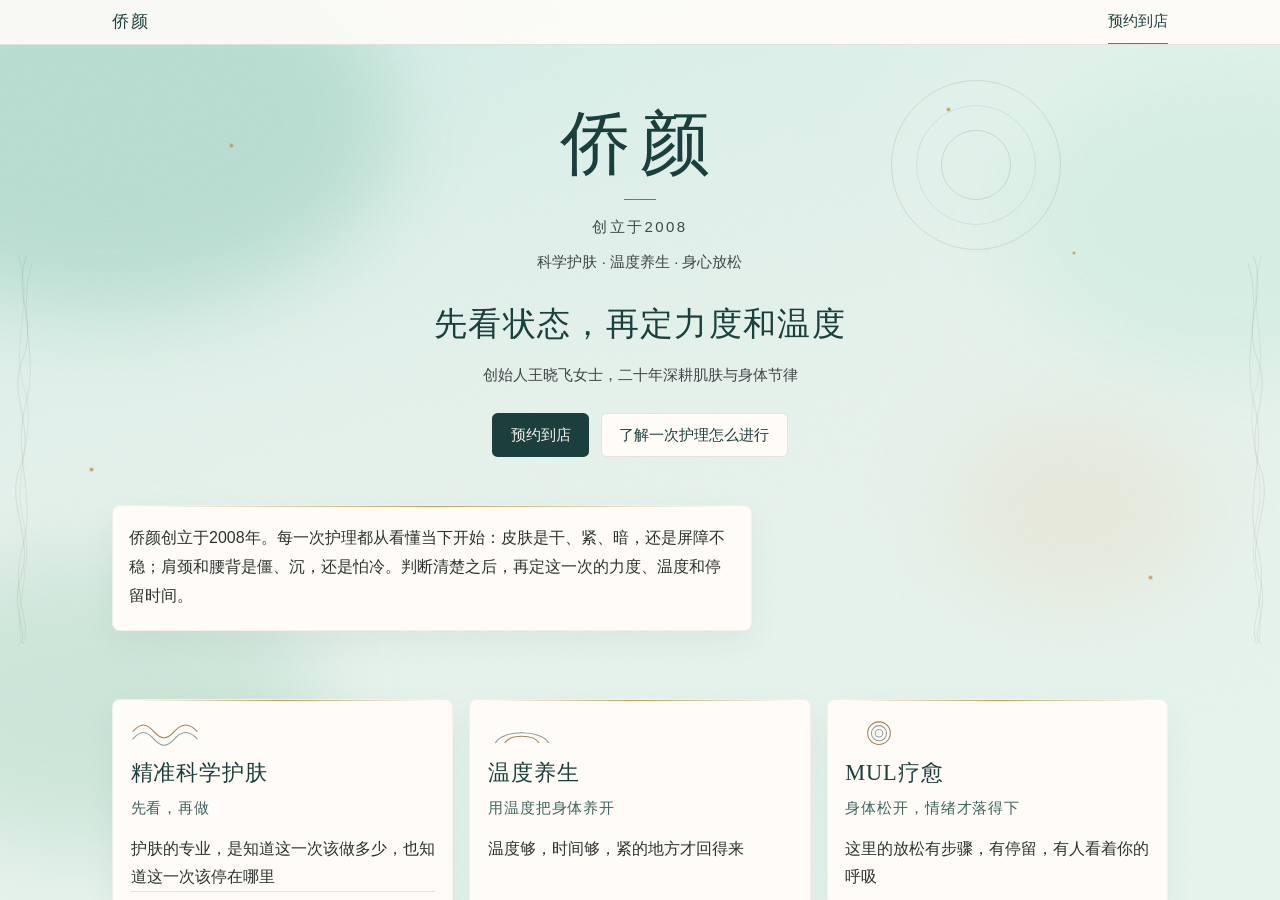
<file: index.html>
<!DOCTYPE html>
<html lang="zh-CN">
<head>
  <meta charset="utf-8">
  <meta name="viewport" content="width=device-width, initial-scale=1">
  <title>侨颜</title>
  <meta name="description" content="先看状态，再定力度和温度。侨颜创立于2008。科学护肤 · 温度养生 · 身心放松。">
  <meta name="theme-color" content="#e6f2ec">
  <link rel="stylesheet" href="styles.css">
</head>
<body>
  <div class="ground" aria-hidden="true">
    <span class="blob blob-a"></span>
    <span class="blob blob-b"></span>
    <span class="blob blob-c"></span>
    <span class="blob blob-d"></span>
    <span class="speck s1"></span>
    <span class="speck s2"></span>
    <span class="speck s3"></span>
    <span class="speck s4"></span>
    <span class="speck s5"></span>
    <span class="speck s6"></span>
    <svg class="silk silk-left" viewBox="0 0 80 720">
      <path class="water" d="M48 8C22 78 70 128 40 198C14 262 66 318 36 392C10 458 62 520 38 590C16 654 58 700 34 712"/>
      <path class="water soft" d="M34 8C62 96 18 168 44 248C70 328 20 400 42 488C64 568 22 640 40 712"/>
      <path class="foil" d="M58 20C30 110 72 190 46 280C22 366 68 450 40 540C18 620 60 680 42 712"/>
    </svg>
    <span class="silk-flip">
      <svg class="silk" viewBox="0 0 80 720">
        <path class="water" d="M48 8C22 78 70 128 40 198C14 262 66 318 36 392C10 458 62 520 38 590C16 654 58 700 34 712"/>
        <path class="water soft" d="M34 8C62 96 18 168 44 248C70 328 20 400 42 488C64 568 22 640 40 712"/>
        <path class="foil" d="M58 20C30 110 72 190 46 280C22 366 68 450 40 540C18 620 60 680 42 712"/>
      </svg>
    </span>
    <svg class="grain">
      <filter id="paper">
        <feTurbulence type="fractalNoise" baseFrequency="0.8" numOctaves="2" stitchTiles="stitch"/>
      </filter>
      <rect width="100%" height="100%" filter="url(#paper)"/>
    </svg>
  </div>

  <div class="shell">
    <a class="skip" href="#main">跳到正文</a>
    <header class="dock">
      <div class="dock-inner">
        <a class="dock-name" href="#top">侨颜</a>
        <a class="dock-book" href="#visit">预约到店</a>
      </div>
    </header>

    <main id="main">
      <section class="hero" id="top">
        <svg class="breath" viewBox="0 0 200 200" aria-hidden="true">
          <circle cx="100" cy="100" r="36"/>
          <circle cx="100" cy="100" r="62"/>
          <circle cx="100" cy="100" r="88"/>
        </svg>
        <div class="hero-copy wrap">
          <h1>侨颜</h1>
          <p class="year">创立于2008</p>
          <p class="tagline">科学护肤 · 温度养生 · 身心放松</p>
          <p class="hero-sentence">先看状态，再定力度和温度</p>
          <p class="founder">创始人王晓飞女士，二十年深耕肌肤与身体节律</p>
          <div class="actions">
            <a class="btn btn-primary" href="#visit">预约到店</a>
            <a class="btn btn-secondary" href="#process">了解一次护理怎么进行</a>
          </div>
        </div>
      </section>

      <section class="section" aria-label="侨颜">
        <div class="wrap">
          <div class="prose">
            <div class="card">
              <p class="brand-copy">侨颜创立于2008年。每一次护理都从看懂当下开始：皮肤是干、紧、暗，还是屏障不稳；肩颈和腰背是僵、沉，还是怕冷。判断清楚之后，再定这一次的力度、温度和停留时间。</p>
            </div>
          </div>
        </div>
      </section>

      <section class="section" aria-label="精准科学护肤、温度养生、MUL疗愈">
        <div class="wrap">
          <div class="paths">
            <article class="card path">
              <svg class="mark" viewBox="0 0 72 28" aria-hidden="true">
                <path class="water" d="M2 20c8-9 14-9 22 0s14 9 22 0 16-9 24 0"/>
                <path class="foil" d="M2 12c8-9 14-9 22 0s14 9 22 0 16-9 24 0"/>
              </svg>
              <h3>精准科学护肤</h3>
              <p class="kicker">先看，再做</p>
              <p class="path-copy">护肤的专业，是知道这一次该做多少，也知道这一次该停在哪里</p>
              <ul class="notes">
                <li>询问作息与在用产品</li>
                <li>按屏障决定力度</li>
                <li>敏感期只做安抚</li>
              </ul>
            </article>
            <article class="card path">
              <svg class="mark" viewBox="0 0 72 28" aria-hidden="true">
                <path class="water" d="M8 24c8-14 48-14 56 0"/>
                <path class="foil" d="M18 24c6-9 30-9 36 0"/>
              </svg>
              <h3>温度养生</h3>
              <p class="kicker">用温度把身体养开</p>
              <p class="path-copy">温度够，时间够，紧的地方才回得来</p>
              <ul class="notes">
                <li>肩颈腰背温热放松</li>
                <li>温度够，停留够</li>
              </ul>
            </article>
            <article class="card path">
              <svg class="mark" viewBox="0 0 72 28" aria-hidden="true">
                <circle class="water" cx="36" cy="14" r="4"/>
                <circle class="water" cx="36" cy="14" r="8"/>
                <circle class="foil" cx="36" cy="14" r="12"/>
              </svg>
              <h3>MUL疗愈</h3>
              <p class="kicker">身体松开，情绪才落得下</p>
              <p class="path-copy">这里的放松有步骤，有停留，有人看着你的呼吸</p>
              <ul class="notes">
                <li>从肩、颈、下颌松开</li>
                <li>结束前静躺</li>
              </ul>
            </article>
          </div>
        </div>
      </section>

      <section class="section" id="process">
        <div class="wrap">
          <h2>一次护理怎么进行</h2>
          <ol class="steps">
            <li>
              <span class="idx" aria-hidden="true">一</span>
              <h3>询问状态</h3>
              <p>先问皮肤、睡眠和近期做过的项目</p>
            </li>
            <li>
              <span class="idx" aria-hidden="true">二</span>
              <h3>说明今天做什么</h3>
              <p>说清这一次的力度、温度和停留</p>
            </li>
            <li>
              <span class="idx" aria-hidden="true">三</span>
              <h3>分区护理并确认体感</h3>
              <p>做到哪里，确认哪里的感觉</p>
            </li>
            <li>
              <span class="idx" aria-hidden="true">四</span>
              <h3>静养</h3>
              <p>结束前留出静躺</p>
            </li>
            <li>
              <span class="idx" aria-hidden="true">五</span>
              <h3>离开前复盘</h3>
              <p>带走今天的判断，以及下次该护理还是该停</p>
            </li>
          </ol>
        </div>
      </section>

      <section class="section" aria-label="颜致本心">
        <div class="wrap">
          <div class="prose">
            <article class="card salon">
              <p>侨颜设立「颜致本心」公益觉醒沙龙，陪女性看清三件长期消耗：护肤品用杂用错、过激护理留下的不耐受、以及“项目越密越好”的想法。到店之后，客人带走的是能用的判断：什么时候该护理，什么时候该停。</p>
            </article>
          </div>
        </div>
      </section>

      <section class="section" id="visit">
        <div class="wrap">
          <div class="prose">
            <h2>到店</h2>
            <div class="card">
              <dl class="facts">
                <div>
                  <dt>地址</dt>
                  <dd class="slot">待补充</dd>
                </div>
                <div>
                  <dt>营业时间</dt>
                  <dd class="slot">待补充</dd>
                </div>
                <div>
                  <dt>电话或微信</dt>
                  <dd class="slot">待补充</dd>
                </div>
                <div>
                  <dt>预约方式</dt>
                  <dd class="slot">待补充</dd>
                </div>
              </dl>
              <p class="reminder">第一次来建议预留完整时间。护理前会先问皮肤、睡眠和近期做过的项目</p>
            </div>
          </div>
        </div>
      </section>

      <footer class="colophon">
        <div class="wrap">
          <p class="motto">敬自然之道，奉觉醒之美</p>
          <nav class="switch" aria-label="页面">
            <a href="index.html" aria-current="page">落地页</a>
            <span aria-hidden="true">/</span>
            <a href="meituan.html">美团对照</a>
          </nav>
        </div>
      </footer>
    </main>
  </div>
</body>
</html>
</file>
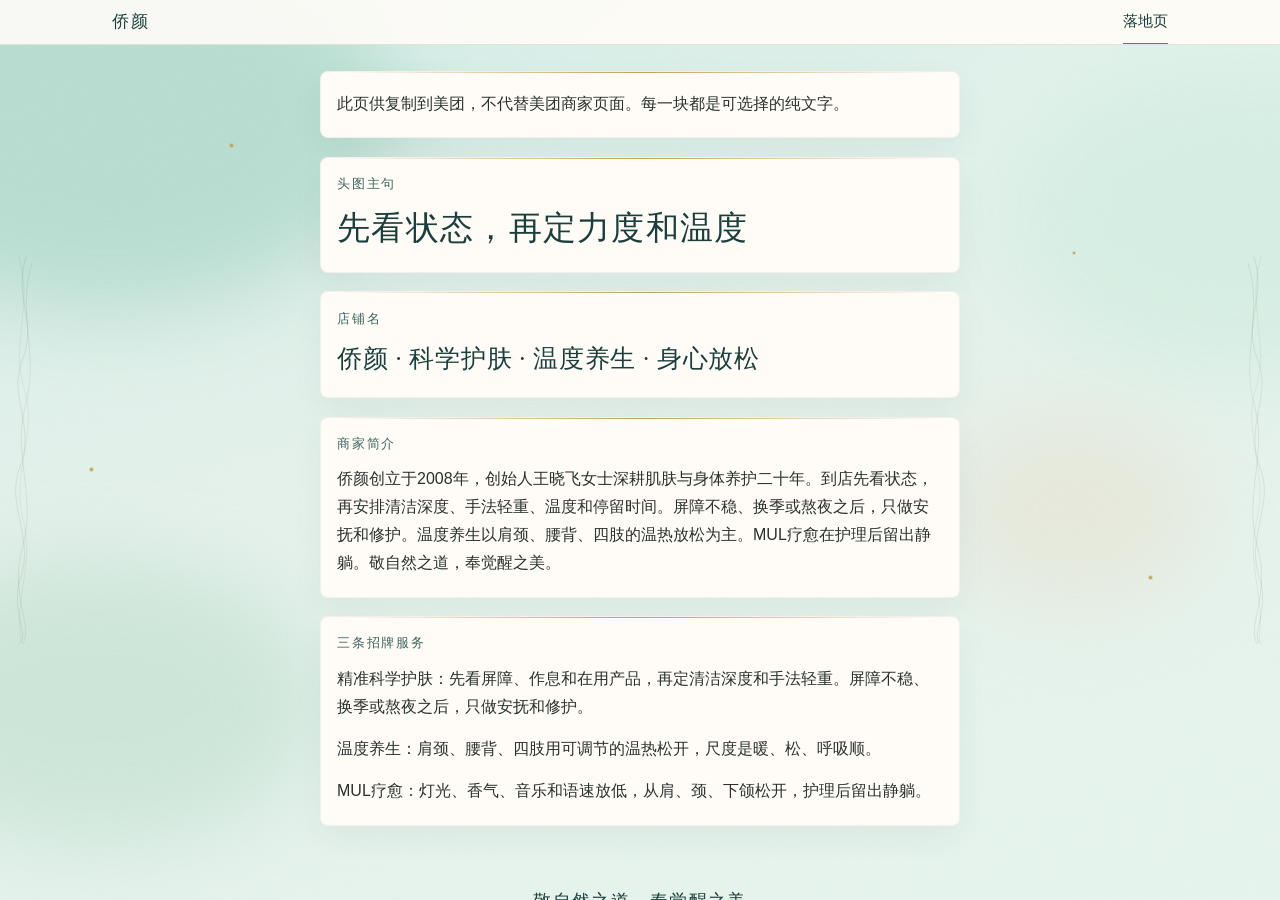
<file: meituan.html>
<!DOCTYPE html>
<html lang="zh-CN">
<head>
  <meta charset="utf-8">
  <meta name="viewport" content="width=device-width, initial-scale=1">
  <title>侨颜 · 美团文案对照</title>
  <meta name="description" content="供复制到美团的文案对照，不代替美团商家页面。">
  <meta name="theme-color" content="#e6f2ec">
  <link rel="stylesheet" href="styles.css">
</head>
<body>
  <div class="ground" aria-hidden="true">
    <span class="blob blob-a"></span>
    <span class="blob blob-b"></span>
    <span class="blob blob-c"></span>
    <span class="blob blob-d"></span>
    <span class="speck s1"></span>
    <span class="speck s2"></span>
    <span class="speck s3"></span>
    <span class="speck s4"></span>
    <span class="speck s5"></span>
    <span class="speck s6"></span>
    <svg class="silk silk-left" viewBox="0 0 80 720">
      <path class="water" d="M48 8C22 78 70 128 40 198C14 262 66 318 36 392C10 458 62 520 38 590C16 654 58 700 34 712"/>
      <path class="water soft" d="M34 8C62 96 18 168 44 248C70 328 20 400 42 488C64 568 22 640 40 712"/>
      <path class="foil" d="M58 20C30 110 72 190 46 280C22 366 68 450 40 540C18 620 60 680 42 712"/>
    </svg>
    <span class="silk-flip">
      <svg class="silk" viewBox="0 0 80 720">
        <path class="water" d="M48 8C22 78 70 128 40 198C14 262 66 318 36 392C10 458 62 520 38 590C16 654 58 700 34 712"/>
        <path class="water soft" d="M34 8C62 96 18 168 44 248C70 328 20 400 42 488C64 568 22 640 40 712"/>
        <path class="foil" d="M58 20C30 110 72 190 46 280C22 366 68 450 40 540C18 620 60 680 42 712"/>
      </svg>
    </span>
    <svg class="grain">
      <filter id="paper">
        <feTurbulence type="fractalNoise" baseFrequency="0.8" numOctaves="2" stitchTiles="stitch"/>
      </filter>
      <rect width="100%" height="100%" filter="url(#paper)"/>
    </svg>
  </div>

  <div class="shell">
    <a class="skip" href="#main">跳到正文</a>
    <header class="dock">
      <div class="dock-inner">
        <a class="dock-name" href="index.html">侨颜</a>
        <a class="dock-book" href="index.html">落地页</a>
      </div>
    </header>

    <main id="main">
      <div class="wrap sheet">
        <p class="sheet-note card">此页供复制到美团，不代替美团商家页面。每一块都是可选择的纯文字。</p>

        <section class="sheet-block card">
          <h2>头图主句</h2>
          <p class="copy-text sheet-lead">先看状态，再定力度和温度</p>
        </section>

        <section class="sheet-block card">
          <h2>店铺名</h2>
          <p class="copy-text sheet-name"><span>侨颜</span> · <span>科学护肤</span> · <span>温度养生</span> · <span>身心放松</span></p>
        </section>

        <section class="sheet-block card">
          <h2>商家简介</h2>
          <p class="copy-text">侨颜创立于2008年，创始人王晓飞女士深耕肌肤与身体养护二十年。到店先看状态，再安排清洁深度、手法轻重、温度和停留时间。屏障不稳、换季或熬夜之后，只做安抚和修护。温度养生以肩颈、腰背、四肢的温热放松为主。MUL疗愈在护理后留出静躺。敬自然之道，奉觉醒之美。</p>
        </section>

        <section class="sheet-block card">
          <h2>三条招牌服务</h2>
          <div class="copy-text">
            <p>精准科学护肤：先看屏障、作息和在用产品，再定清洁深度和手法轻重。屏障不稳、换季或熬夜之后，只做安抚和修护。</p>
            <p>温度养生：肩颈、腰背、四肢用可调节的温热松开，尺度是暖、松、呼吸顺。</p>
            <p>MUL疗愈：灯光、香气、音乐和语速放低，从肩、颈、下颌松开，护理后留出静躺。</p>
          </div>
        </section>
      </div>

      <footer class="colophon">
        <div class="wrap">
          <p class="motto">敬自然之道，奉觉醒之美</p>
          <nav class="switch" aria-label="页面">
            <a href="index.html">落地页</a>
            <span aria-hidden="true">/</span>
            <a href="meituan.html" aria-current="page">美团对照</a>
          </nav>
        </div>
      </footer>
    </main>
  </div>
</body>
</html>
</file>
<file: styles.css>
/* Colors, type sizes, and spacing live here so a photograph can replace the wash later. */

:root {
  --color-bg: #e6f2ec;
  --color-wash-cyan: #d5eee8;
  --color-wash-emerald: #e7f5ee;
  --color-blob-a: #b7ddd0;
  --color-blob-b: #d7efe4;
  --color-blob-c: #c9e4d6;
  --color-blob-warm: #ead9c0;
  --color-teal: #1a3f3c;
  --color-teal-deep: #12302e;
  --color-teal-soft: #3d6560;
  --color-ink: #2a312e;
  --color-ink-soft: #3e4744;
  --color-gold: #8d7040;
  --color-gold-foil: #c4a15a;
  --color-card: #fffcf8;
  --color-line: rgba(26, 63, 60, 0.12);
  --color-on-teal: #f6f3ec;
  --font-serif: "Songti SC", "Songti TC", "STSong", "PMingLiU", "SimSun", "AR PL UMing CN", "AR PL UMing HK", "AR PL UMing TW", serif;
  --font-sans: "PingFang SC", "Hiragino Sans GB", "Microsoft YaHei", "WenQuanYi Micro Hei", "Droid Sans Fallback", sans-serif;
  --text-brand: clamp(2.6rem, 9vw, 4.4rem);
  --text-sentence: clamp(1.4rem, 4.5vw, 2.05rem);
  --text-h2: clamp(1.3rem, 2.6vw, 1.7rem);
  --text-card-title: 1.3rem;
  --text-lead: 1.0625rem;
  --text-body: 1rem;
  --text-small: 0.9375rem;
  --text-kicker: 0.8125rem;
  --leading-body: 1.75;
  --leading-tight: 1.2;
  --measure: 40rem;
  --measure-wide: 66rem;
  --space-2: 0.35rem;
  --space-3: 0.55rem;
  --space-4: 0.85rem;
  --space-5: 1.15rem;
  --space-6: 1.6rem;
  --space-7: 2.15rem;
  --space-8: 3rem;
  --space-page: 1.15rem;
  --space-section: 2.6rem;
  --radius: 0.5rem;
  --shadow: 0 12px 32px rgba(26, 63, 60, 0.05);
  --dock-h: 2.75rem;
  color-scheme: light;
}

@media (min-width: 1080px) {
  :root {
    --space-page: 2rem;
    --space-section: 4.25rem;
    --text-card-title: 1.4rem;
  }
}

*,
*::before,
*::after {
  box-sizing: border-box;
}

html {
  height: 100%;
  text-size-adjust: 100%;
}

body {
  margin: 0;
  height: 100%;
  overflow: hidden;
  background: var(--color-bg);
  color: var(--color-ink);
  font-family: var(--font-sans);
  font-size: var(--text-body);
  line-height: var(--leading-body);
  font-synthesis: none;
}

h1,
h2,
h3,
.motto,
.dock-name,
.facts dt,
.hero-sentence,
.sheet-lead,
.sheet-name {
  font-family: var(--font-serif);
  font-weight: 400;
  color: var(--color-teal);
}

h1,
h2,
h3,
p {
  margin: 0;
}

a {
  color: inherit;
}

::selection {
  background: #d5ebe3;
  color: var(--color-teal-deep);
}

.skip {
  position: absolute;
  left: var(--space-page);
  top: -4rem;
  z-index: 3;
  padding: 0.4rem 0.7rem;
  background: var(--color-card);
  color: var(--color-teal);
  text-decoration: none;
}

.skip:focus {
  top: 0.4rem;
}

.ground {
  position: fixed;
  inset: 0;
  z-index: 0;
  overflow: hidden;
  pointer-events: none;
  background:
    radial-gradient(ellipse 70% 48% at 8% 0%, var(--color-wash-cyan), transparent 62%),
    radial-gradient(ellipse 60% 42% at 100% 12%, var(--color-wash-emerald), transparent 58%),
    linear-gradient(165deg, var(--color-wash-cyan), var(--color-bg) 46%, var(--color-wash-emerald));
}

.blob {
  position: absolute;
  border-radius: 50%;
  filter: blur(42px);
}

.blob-a {
  width: min(58vw, 36rem);
  height: min(40vw, 24rem);
  background: var(--color-blob-a);
  top: -8%;
  left: -14%;
  opacity: 0.9;
}

.blob-b {
  width: min(48vw, 30rem);
  height: min(34vw, 20rem);
  background: var(--color-blob-b);
  top: 6%;
  right: -16%;
  opacity: 0.95;
}

.blob-c {
  width: min(42vw, 28rem);
  height: min(30vw, 18rem);
  background: var(--color-blob-c);
  bottom: 6%;
  left: -10%;
  opacity: 0.8;
}

.blob-d {
  width: min(26vw, 16rem);
  height: min(20vw, 12rem);
  background: var(--color-blob-warm);
  top: 46%;
  right: 6%;
  opacity: 0.35;
}

.speck {
  position: absolute;
  width: 3px;
  height: 3px;
  border-radius: 50%;
  background: var(--color-gold-foil);
  box-shadow: 0 0 0 1px rgba(196, 161, 90, 0.3);
}

.s1 { top: 16%; left: 18%; }
.s2 { top: 28%; right: 16%; width: 2px; height: 2px; }
.s3 { top: 52%; left: 7%; }
.s4 { top: 64%; right: 10%; }
.s5 { top: 80%; left: 28%; width: 2px; height: 2px; }
.s6 { top: 12%; left: 74%; }

.silk {
  display: block;
  width: 1.15rem;
  height: 100%;
}

.silk-left,
.silk-flip {
  position: absolute;
  top: 0;
  height: 100%;
  width: 1.15rem;
}

.silk-left { left: 0; }
.silk-flip { right: 0; transform: scaleX(-1); }

.silk path {
  fill: none;
  stroke-linecap: round;
  stroke-width: 0.8;
}

.silk .water { stroke: var(--color-teal); opacity: 0.22; }
.silk .soft { opacity: 0.14; }
.silk .foil { stroke: var(--color-gold); opacity: 0.4; stroke-width: 0.6; }

.grain {
  position: absolute;
  inset: 0;
  width: 100%;
  height: 100%;
  opacity: 0.045;
  mix-blend-mode: multiply;
}

.shell {
  position: relative;
  z-index: 1;
  height: 100vh;
  height: 100dvh;
  display: flex;
  flex-direction: column;
  min-height: 0;
}

.dock {
  flex: 0 0 auto;
  background: rgba(255, 252, 248, 0.9);
  border-bottom: 1px solid var(--color-line);
}

.dock-inner,
.wrap {
  width: min(calc(100% - 2 * var(--space-page)), var(--measure-wide));
  margin-inline: auto;
}

.dock-inner {
  min-height: var(--dock-h);
  display: flex;
  align-items: center;
  justify-content: space-between;
  gap: var(--space-4);
}

.dock-name,
.dock-book {
  display: inline-flex;
  align-items: center;
  min-height: var(--dock-h);
  text-decoration: none;
}

.dock-name {
  font-size: 1.05rem;
  letter-spacing: 0.12em;
}

.dock-book {
  color: var(--color-teal);
  font-size: var(--text-small);
  border-bottom: 1px solid var(--color-gold);
  line-height: 1.2;
  padding-bottom: 0.05rem;
}

main {
  flex: 1 1 auto;
  min-height: 0;
  overflow-x: hidden;
  overflow-y: auto;
  display: flex;
  flex-direction: column;
  scroll-behavior: smooth;
}

.hero {
  position: relative;
  padding: var(--space-7) 0 var(--space-8);
  text-align: center;
}

.hero-copy {
  position: relative;
  z-index: 1;
  width: min(calc(100% - 2 * var(--space-page)), var(--measure));
  margin-inline: auto;
}

.breath {
  position: absolute;
  z-index: 0;
  width: 8.5rem;
  height: 8.5rem;
  left: 50%;
  top: 0.2rem;
  transform: translateX(-50%);
  pointer-events: none;
}

.breath circle {
  fill: none;
  stroke-width: 0.7;
}

.breath circle:nth-child(1) { stroke: var(--color-teal); opacity: 0.2; }
.breath circle:nth-child(2) { stroke: var(--color-teal-soft); opacity: 0.16; }
.breath circle:nth-child(3) { stroke: var(--color-gold); opacity: 0.28; }

h1 {
  font-size: var(--text-brand);
  line-height: var(--leading-tight);
  letter-spacing: 0.14em;
}

h1::after {
  content: "";
  display: block;
  width: 2rem;
  height: 1px;
  margin: var(--space-4) auto 0;
  background: var(--color-gold);
}

.year,
.tagline,
.founder {
  color: var(--color-ink-soft);
}

.year {
  margin-top: var(--space-4);
  font-size: var(--text-small);
  letter-spacing: 0.16em;
}

.tagline {
  margin-top: var(--space-3);
  font-size: var(--text-small);
}

.hero-sentence {
  margin-top: var(--space-6);
  font-size: var(--text-sentence);
  line-height: 1.45;
  letter-spacing: 0.04em;
}

.founder {
  margin-top: var(--space-4);
  font-size: var(--text-small);
  line-height: 1.7;
}

.actions {
  display: flex;
  flex-direction: column;
  align-items: stretch;
  gap: 0.75rem;
  width: min(100%, 20rem);
  margin: var(--space-6) auto 0;
}

.btn {
  display: inline-flex;
  align-items: center;
  justify-content: center;
  min-height: 2.75rem;
  padding: 0.65rem 1.15rem;
  border-radius: 0.35rem;
  text-decoration: none;
  text-align: center;
  line-height: 1.4;
  font-size: var(--text-small);
}

.btn:focus-visible,
.dock-name:focus-visible,
.dock-book:focus-visible,
.switch a:focus-visible,
.skip:focus {
  outline: 2px solid var(--color-teal);
  outline-offset: 3px;
}

.btn-primary {
  background: var(--color-teal);
  color: var(--color-on-teal);
}

.btn-secondary {
  background: var(--color-card);
  color: var(--color-teal);
  box-shadow: inset 0 0 0 1px var(--color-line);
}

.section {
  padding-bottom: var(--space-section);
}

.prose {
  width: min(100%, var(--measure));
}

.card {
  position: relative;
  background: var(--color-card);
  border-radius: var(--radius);
  border: 1px solid rgba(26, 63, 60, 0.06);
  box-shadow: var(--shadow);
  padding: 1.15rem 1rem 1.2rem;
}

.card::before {
  content: "";
  position: absolute;
  left: 1rem;
  right: 1rem;
  top: 0;
  height: 1px;
  background: linear-gradient(90deg, transparent, var(--color-gold-foil), transparent);
}

.brand-copy {
  font-size: 0.9375rem;
  line-height: 1.75;
  color: var(--color-ink);
}

h2 {
  display: flex;
  align-items: center;
  gap: 0.6rem;
  margin-bottom: var(--space-5);
  font-size: var(--text-h2);
  line-height: var(--leading-tight);
  letter-spacing: 0.06em;
}

h2::before {
  content: "";
  width: 1.15rem;
  height: 1px;
  flex: 0 0 auto;
  background: var(--color-gold);
}

.paths {
  display: grid;
  gap: 0.85rem;
}

.path {
  display: flex;
  flex-direction: column;
  height: 100%;
  padding: 1.25rem 1.1rem 1.2rem;
}

.mark {
  width: 4.25rem;
  height: 1.65rem;
  display: block;
  margin-bottom: var(--space-4);
}

.mark path,
.mark circle {
  fill: none;
  stroke-linecap: round;
  stroke-width: 1.15;
}

.mark .water { stroke: var(--color-teal); opacity: 0.5; }
.mark .foil { stroke: var(--color-gold); opacity: 0.85; }

.path h3 {
  font-size: var(--text-card-title);
  line-height: var(--leading-tight);
  letter-spacing: 0.04em;
}

.kicker {
  margin-top: var(--space-3);
  color: var(--color-teal-soft);
  font-size: var(--text-small);
  letter-spacing: 0.06em;
}

.path-copy {
  margin-top: var(--space-4);
  color: var(--color-ink);
  font-size: var(--text-body);
  line-height: var(--leading-body);
}

.notes {
  list-style: none;
  margin: auto 0 0;
  padding: var(--space-4) 0 0;
  border-top: 1px solid var(--color-line);
}

.notes li {
  position: relative;
  margin-top: 0.4rem;
  padding-left: 0.9rem;
  color: var(--color-ink);
  font-size: var(--text-small);
  line-height: 1.65;
}

.notes li:first-child { margin-top: 0.85rem; }

.notes li::before {
  content: "";
  position: absolute;
  left: 0;
  top: 0.62em;
  width: 0.28rem;
  height: 0.28rem;
  border-radius: 50%;
  background: var(--color-gold);
}

.steps {
  list-style: none;
  margin: 0;
  padding: 0;
  display: grid;
  gap: 0.75rem;
}

.steps li {
  background: var(--color-card);
  border: 1px solid rgba(26, 63, 60, 0.06);
  border-radius: var(--radius);
  box-shadow: var(--shadow);
  padding: 1rem 1rem 1.05rem;
  min-width: 0;
}

.idx {
  display: block;
  margin-bottom: var(--space-2);
  color: var(--color-gold);
  font-family: var(--font-serif);
  font-size: 0.95rem;
  letter-spacing: 0.08em;
}

.steps h3 {
  font-size: 1.05rem;
  line-height: 1.4;
  letter-spacing: 0.02em;
}

.steps p {
  margin-top: var(--space-3);
  color: var(--color-ink);
  font-size: var(--text-small);
  line-height: 1.65;
}

.salon p,
.reminder {
  color: var(--color-ink);
  font-size: var(--text-body);
  line-height: var(--leading-body);
}

.facts {
  margin: 0;
}

.facts div {
  display: grid;
  grid-template-columns: max-content minmax(0, 1fr);
  gap: 1rem;
  align-items: baseline;
  padding: 0.8rem 0;
  border-bottom: 1px solid var(--color-line);
}

.facts div:first-child {
  border-top: 1px solid var(--color-line);
}

.facts dt {
  font-size: var(--text-small);
  line-height: 1.5;
}

.facts dd {
  margin: 0;
  text-align: right;
  font-size: var(--text-body);
  color: var(--color-ink);
}

.slot {
  border-bottom: 1px dotted var(--color-gold);
  padding-bottom: 0.05rem;
}

.reminder {
  margin-top: var(--space-5);
  font-size: var(--text-small);
}

.colophon {
  margin-top: auto;
  padding: var(--space-7) 0 var(--space-8);
  text-align: center;
}

.motto {
  font-size: 1.12rem;
  letter-spacing: 0.08em;
}

.switch {
  display: flex;
  justify-content: center;
  align-items: center;
  gap: 0.45rem;
  margin-top: var(--space-4);
  font-size: var(--text-small);
  color: var(--color-teal-soft);
}

.switch a {
  color: var(--color-teal-soft);
  text-decoration: none;
}

.switch a[aria-current="page"] {
  color: var(--color-teal);
  text-decoration: underline;
  text-underline-offset: 0.22em;
}

.sheet {
  display: grid;
  gap: var(--space-5);
  width: min(calc(100% - 2 * var(--space-page)), var(--measure));
  margin-inline: auto;
  padding-top: var(--space-6);
  padding-bottom: var(--space-6);
}

.sheet-note {
  color: var(--color-ink);
  font-size: var(--text-body);
  line-height: var(--leading-body);
}

.sheet-block h2 {
  display: block;
  margin-bottom: var(--space-4);
  font-family: var(--font-sans);
  font-size: var(--text-kicker);
  font-weight: 400;
  letter-spacing: 0.14em;
  color: var(--color-teal-soft);
}

.sheet-block h2::before {
  content: none;
}

.sheet-lead {
  font-size: var(--text-sentence);
  line-height: 1.45;
  letter-spacing: 0.04em;
}

.sheet-name {
  font-size: 1rem;
  line-height: 1.55;
  letter-spacing: 0.01em;
}

@media (min-width: 720px) {
  .sheet-name {
    font-size: clamp(1.3rem, 2vw, 1.55rem);
    letter-spacing: 0.03em;
  }
}

.sheet-name span {
  white-space: nowrap;
}

.copy-text,
.sheet-note {
  user-select: text;
  -webkit-user-select: text;
}

.copy-text p + p {
  margin-top: 0.9rem;
}

#process,
#visit,
#top {
  scroll-margin-top: 0.75rem;
}

@media (hover: hover) {
  .btn-primary:hover { background: var(--color-teal-deep); }
  .btn-secondary:hover { box-shadow: inset 0 0 0 1px var(--color-teal); }
  .dock-book:hover,
  .switch a:hover { color: var(--color-teal-deep); }
}

@media (min-width: 720px) {
  .brand-copy {
    font-size: var(--text-body);
    line-height: 1.8;
  }
}

@media (min-width: 800px) {
  .breath {
    width: 12rem;
    height: 12rem;
    left: auto;
    right: max(1.5rem, calc((100% - var(--measure)) / 2 - 7rem));
    top: 1.5rem;
    transform: none;
  }

  .actions {
    flex-direction: row;
    justify-content: center;
    width: auto;
  }
}

@media (min-width: 960px) {
  .paths {
    grid-template-columns: repeat(3, minmax(0, 1fr));
    gap: 1rem;
  }
}

@media (min-width: 1080px) {
  .hero { padding-top: 3.5rem; }

  .steps {
    grid-template-columns: repeat(5, minmax(0, 1fr));
    gap: 0.7rem;
  }
}

@media (min-width: 1200px) {
  .silk,
  .silk-left,
  .silk-flip { width: 2.75rem; }
}

@media (prefers-reduced-motion: no-preference) {
  .silk-left { animation: sway 28s ease-in-out infinite alternate; }
  .silk-flip .silk { animation: sway 34s ease-in-out infinite alternate; }
  .blob-a { animation: drift 42s ease-in-out infinite alternate; }
  .blob-b { animation: drift 48s ease-in-out infinite alternate-reverse; }
  .breath circle:nth-child(2) {
    transform-box: fill-box;
    transform-origin: center;
    animation: inhale 8s ease-in-out infinite;
  }
}

@media (prefers-reduced-motion: reduce) {
  main { scroll-behavior: auto; }
  .silk-left,
  .silk-flip .silk,
  .blob-a,
  .blob-b,
  .breath circle {
    animation: none;
  }
}

@keyframes sway {
  from { transform: translateY(0); }
  to { transform: translateY(1.2%); }
}

@keyframes drift {
  from { transform: translate3d(0, 0, 0); }
  to { transform: translate3d(1.5%, 2%, 0); }
}

@keyframes inhale {
  0%, 100% { transform: scale(1); opacity: 0.16; }
  50% { transform: scale(1.06); opacity: 0.28; }
}
</file>
